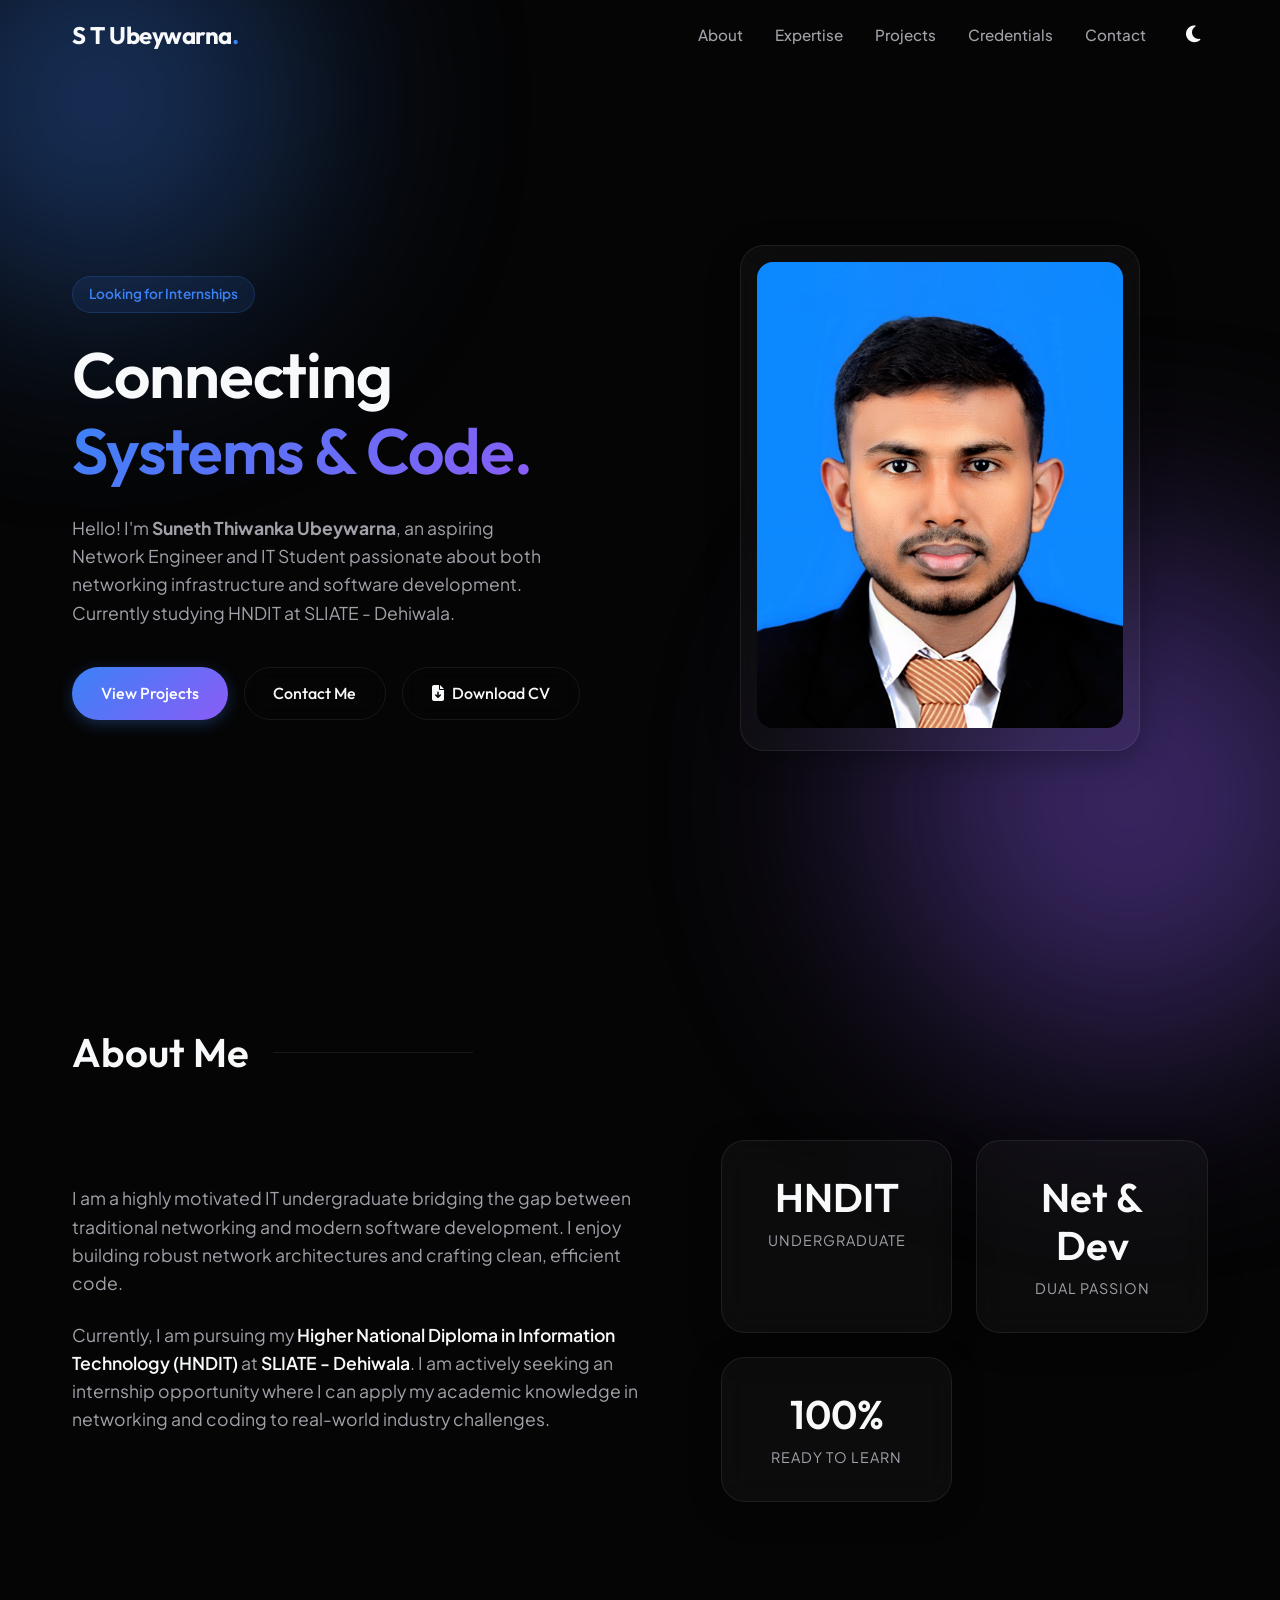
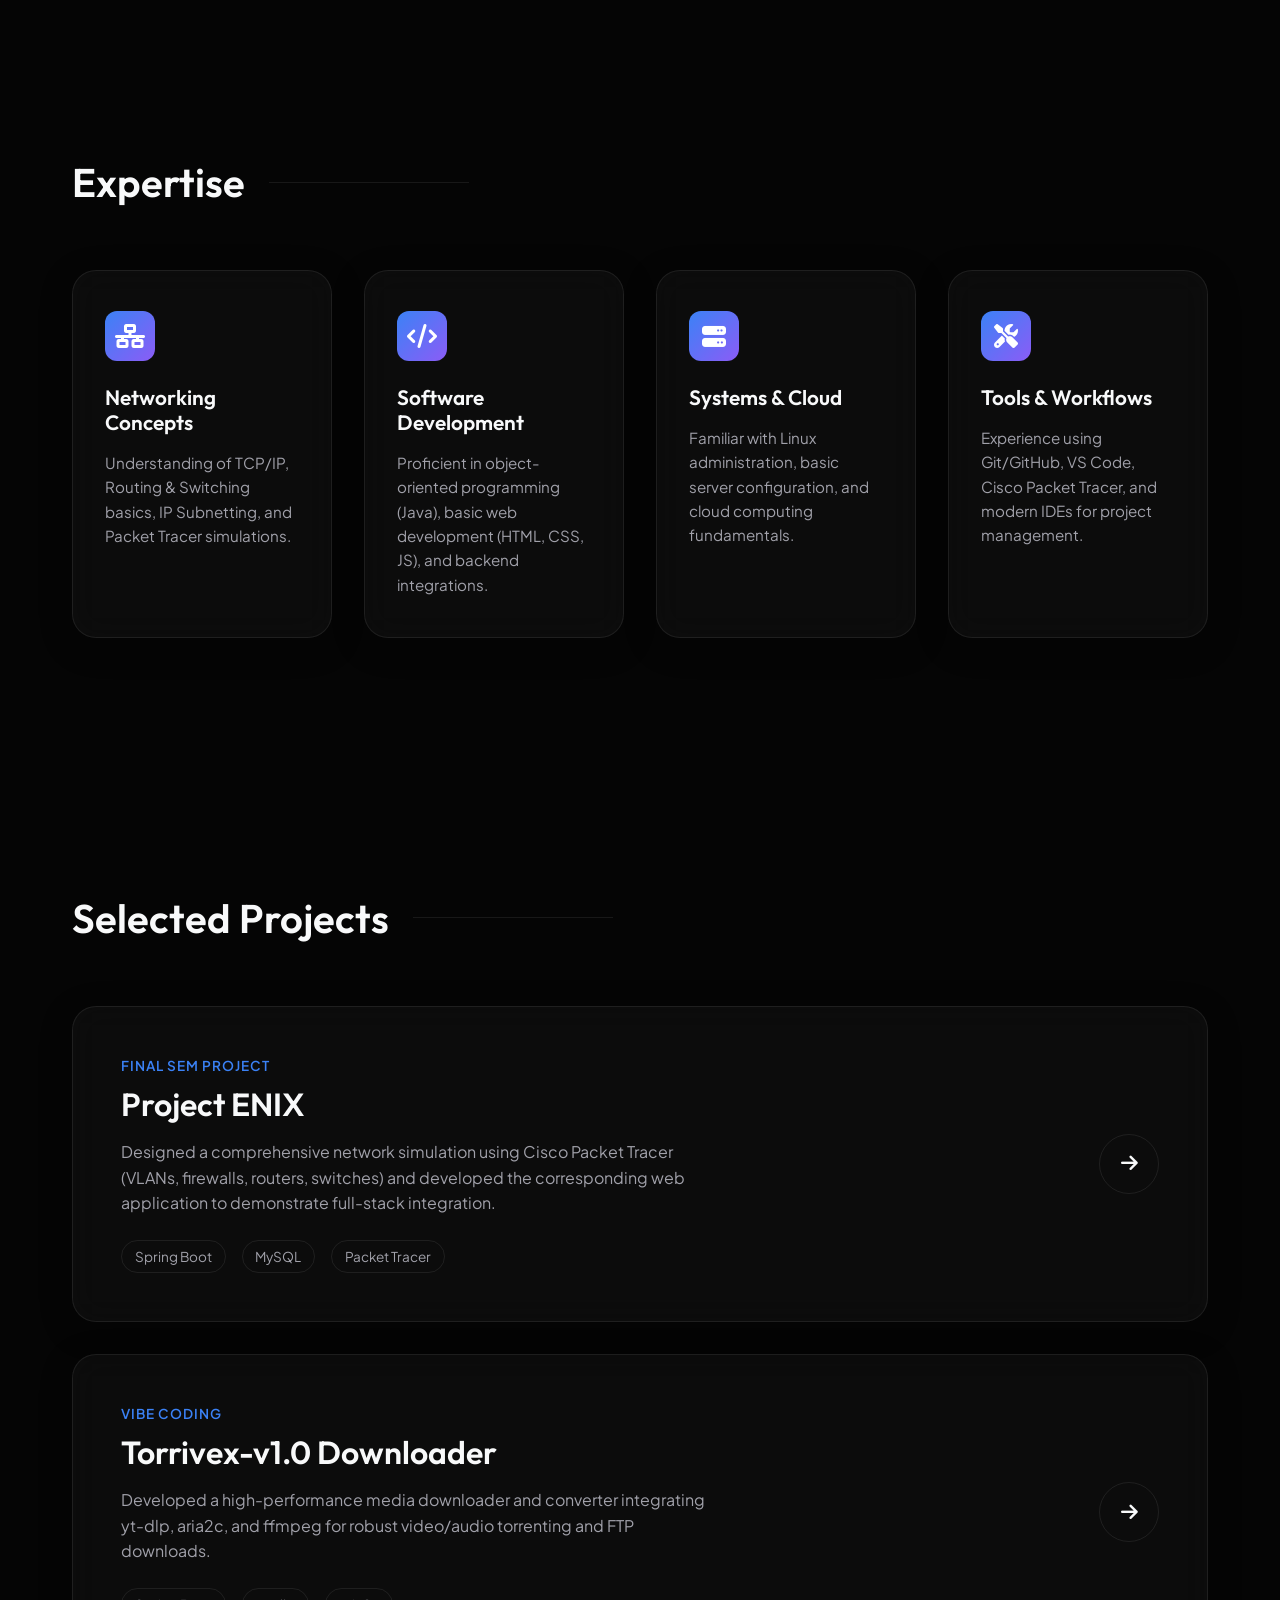
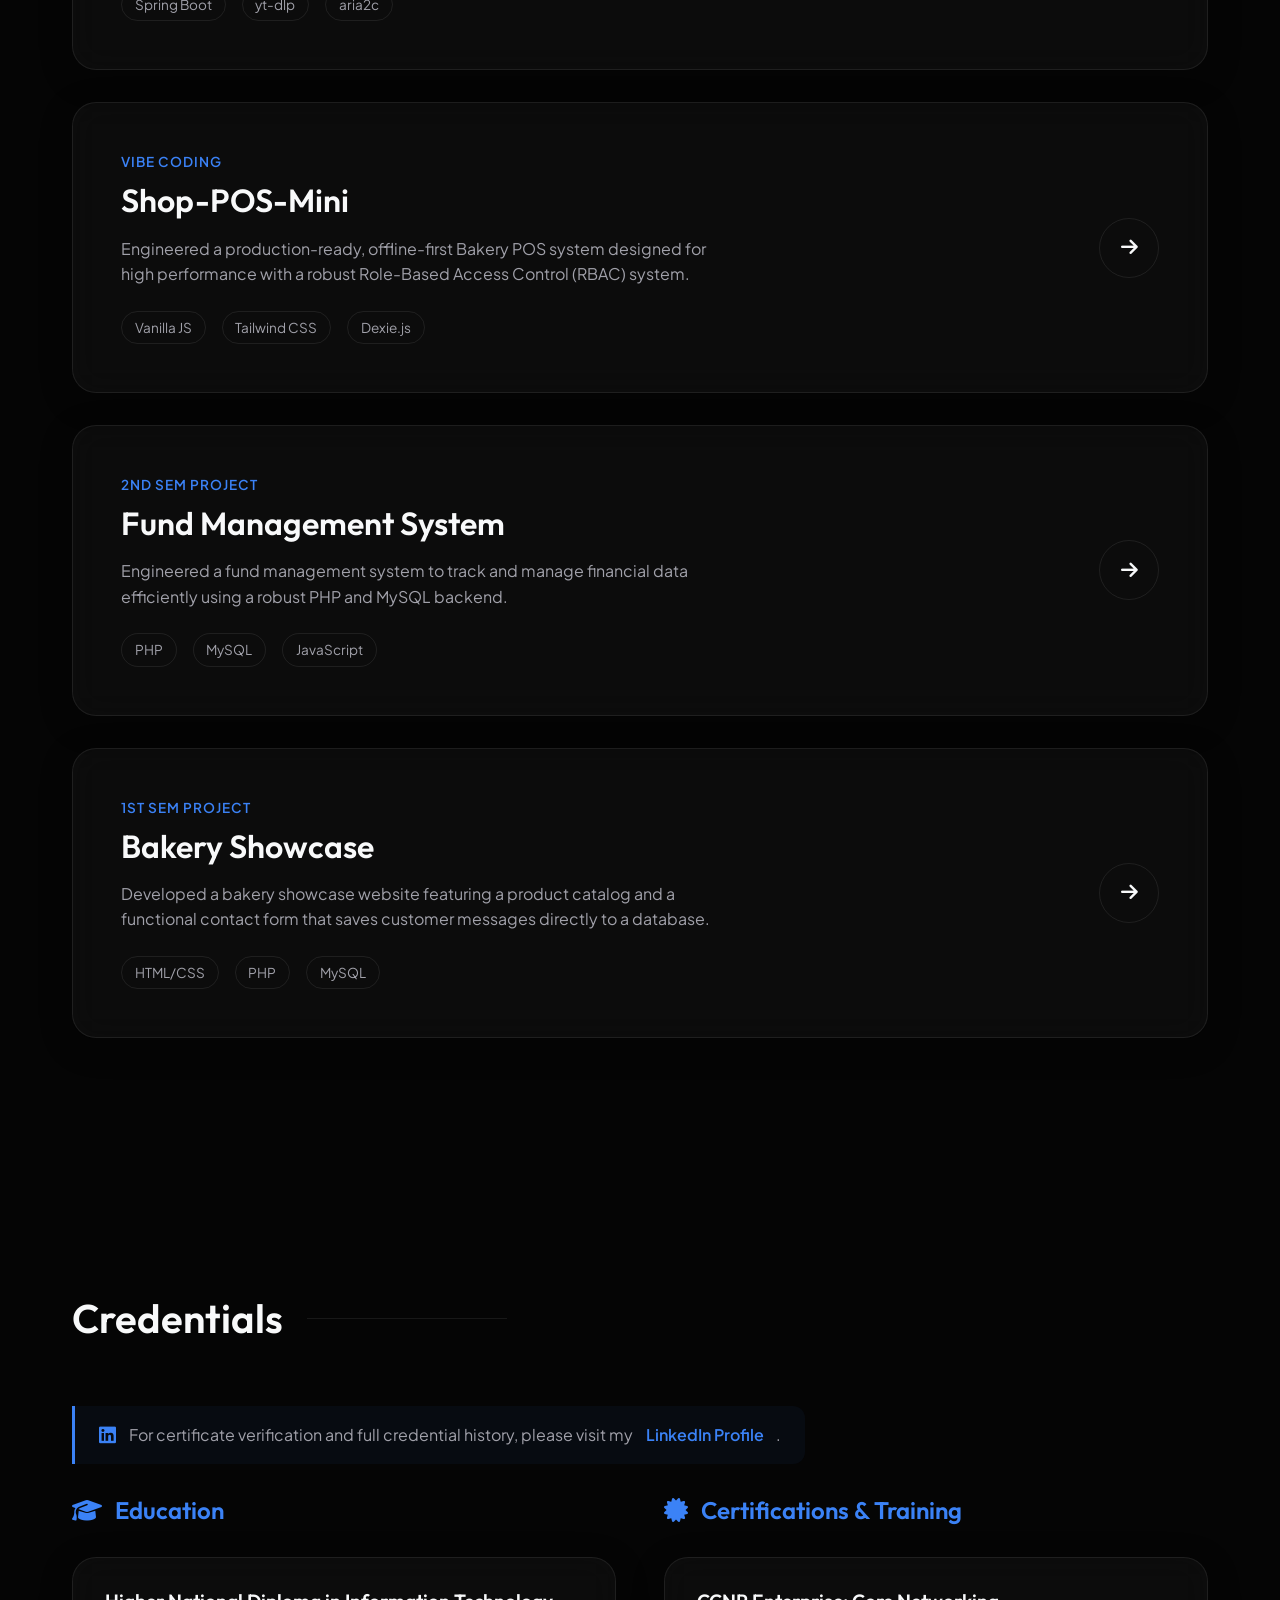
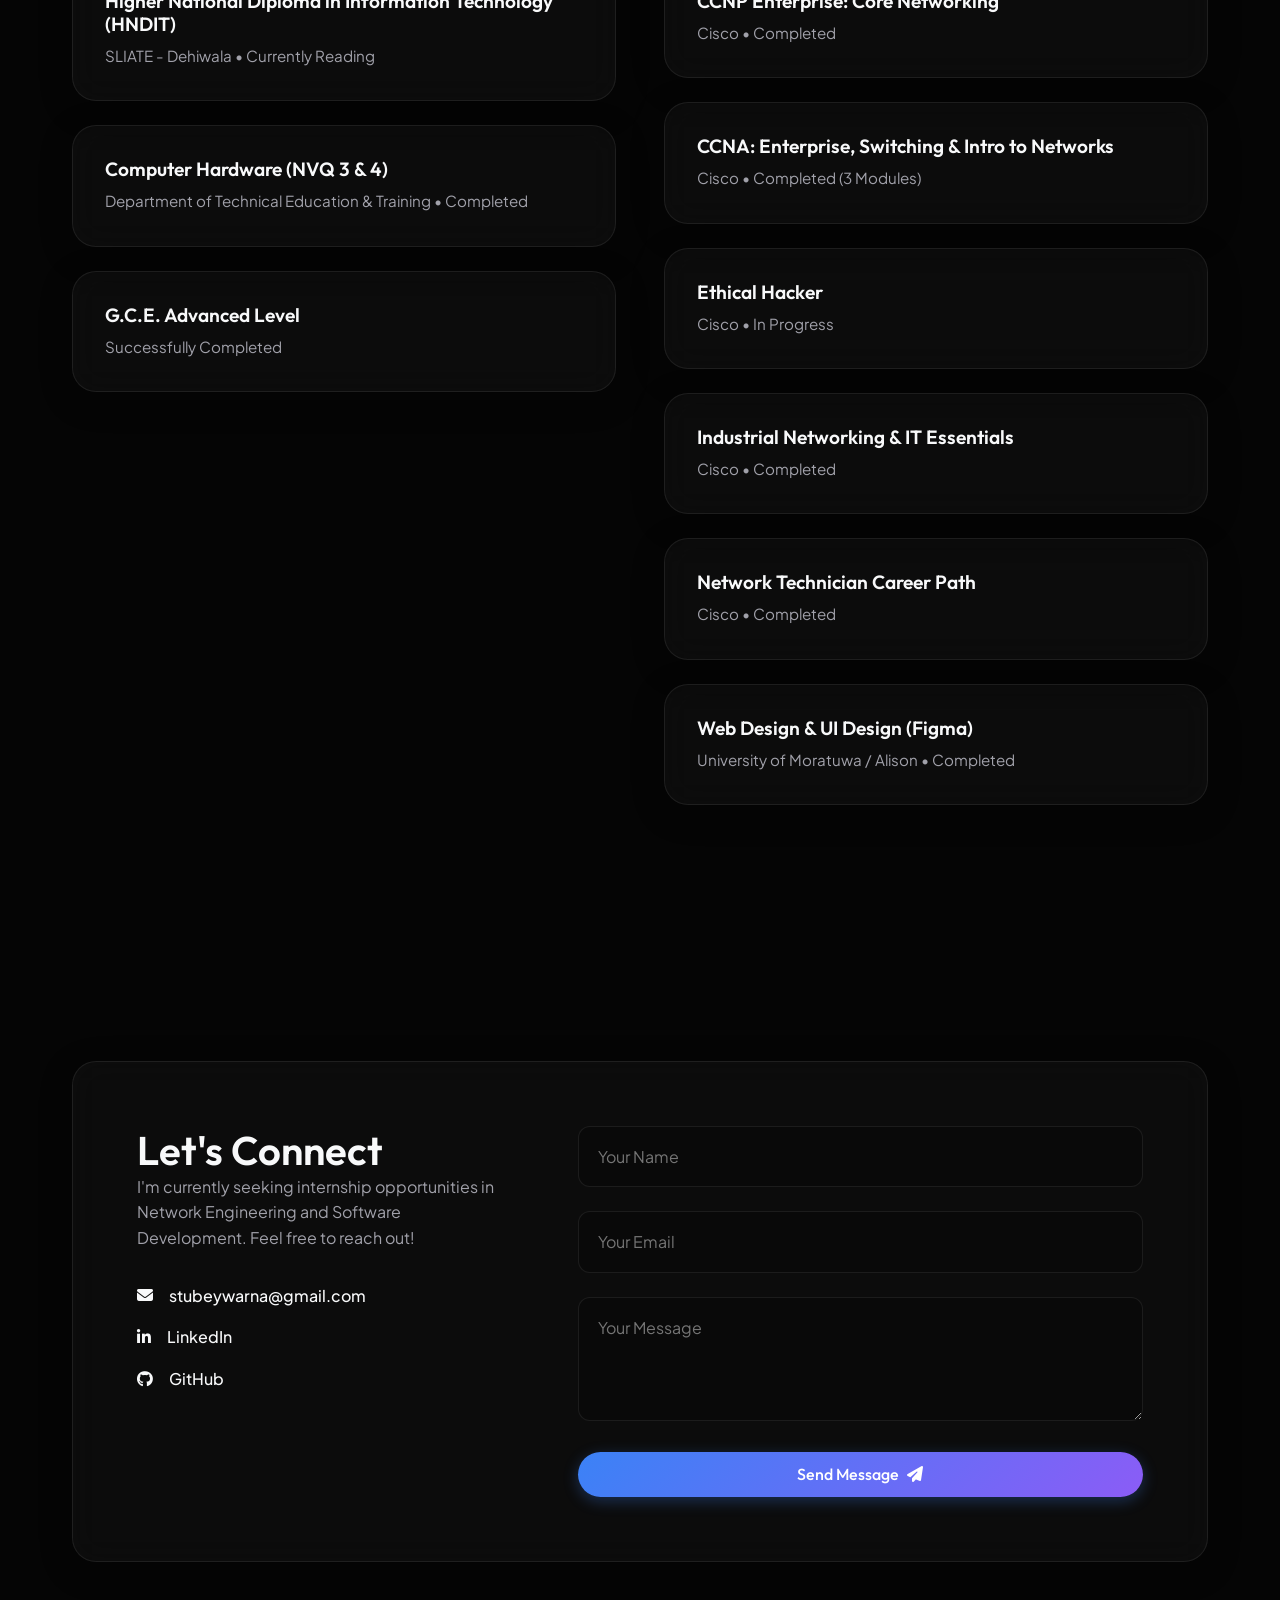
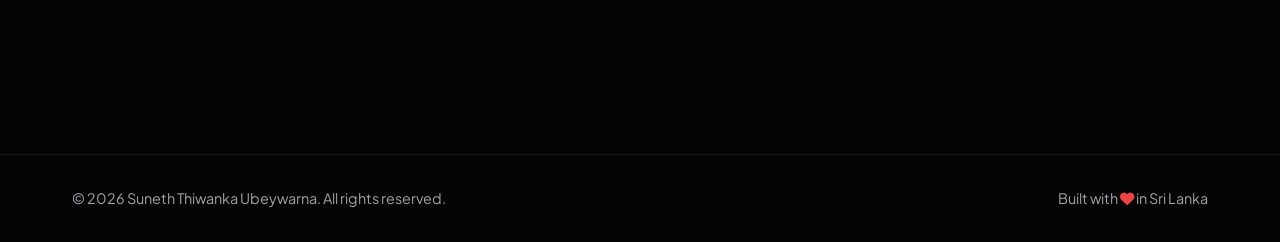
<file: index.html>
<!DOCTYPE html>
<html lang="en">

<head>
  <meta charset="UTF-8" />
  <meta name="viewport" content="width=device-width, initial-scale=1.0" />
  <title>Suneth Thiwanka | Network Engineer Intern & Full-Stack Developer</title>
  <meta name="description"
    content="Portfolio of Suneth Thiwanka Ubeywarna, a Network Engineer Intern and Full-Stack Developer. Specialized in Cisco networking, Spring Boot, and modern web technologies. Currently studying at SLIATE - Dehiwala." />
  <meta name="keywords"
    content="Suneth Thiwanka, Suneth Thivanka, S T Ubeywarna,STUbeywarna,STU,Network Engineer Intern, Full-Stack Developer, Portfolio, SLIATE Dehiwala, Cisco Certified, CCNP, CCNA, Spring Boot Developer Sri Lanka" />
  <meta name="author" content="Suneth Thiwanka Ubeywarna" />
  <meta name="robots" content="index, follow" />

  <!-- Open Graph / Facebook -->
  <meta property="og:type" content="website" />
  <meta property="og:url" content="https://suneththivanka128.github.io/" />
  <meta property="og:title" content="Suneth Thiwanka | Network Engineer Intern & Full-Stack Developer" />
  <meta property="og:description"
    content="Explore the portfolio of Suneth Thiwanka, showcasing projects in network infrastructure and software development." />
  <meta property="og:image" content="https://suneththivanka128.github.io/img01.jpg" />

  <!-- Twitter -->
  <meta property="twitter:card" content="summary_large_image" />
  <meta property="twitter:url" content="https://suneththivanka128.github.io/" />
  <meta property="twitter:title" content="Suneth Thiwanka | Network Engineer Intern & Full-Stack Developer" />
  <meta property="twitter:description"
    content="Explore the portfolio of Suneth Thiwanka, showcasing projects in network infrastructure and software development." />
  <meta property="twitter:image" content="https://suneththivanka128.github.io/img01.jpg" />

  <!-- Canonical Link -->
  <link rel="canonical" href="https://suneththivanka128.github.io/" />

  <!-- Modern Fonts -->
  <link rel="preconnect" href="https://fonts.googleapis.com">
  <link rel="preconnect" href="https://fonts.gstatic.com" crossorigin>
  <link
    href="https://fonts.googleapis.com/css2?family=Outfit:wght@300;400;500;600;700&family=Plus+Jakarta+Sans:wght@400;500;600;700&display=swap"
    rel="stylesheet">

  <!-- Icons -->
  <link rel="stylesheet" href="https://cdnjs.cloudflare.com/ajax/libs/font-awesome/6.5.0/css/all.min.css">

  <!-- Stylesheet -->
  <link rel="stylesheet" href="style.css" />
</head>

<body>

  <!-- Background Effects -->
  <div class="bg-shape shape-1"></div>
  <div class="bg-shape shape-2"></div>

  <!-- Navigation -->
  <header class="glass-nav">
    <div class="nav-container">
      <a href="#" class="logo">S T Ubeywarna<span>.</span></a>
      <div class="menu-toggle" id="menu-toggle">
        <i class="fas fa-bars"></i>
      </div>
      <nav class="nav-links" id="nav-links">
        <a href="#about" class="nav-link">About</a>
        <a href="#expertise" class="nav-link">Expertise</a>
        <a href="#projects" class="nav-link">Projects</a>
        <a href="#credentials" class="nav-link">Credentials</a>
        <a href="#contact" class="nav-link">Contact</a>
        <button class="theme-toggle" id="theme-btn" aria-label="Toggle Theme">
          <i class="fas fa-moon"></i>
        </button>
      </nav>
    </div>
  </header>

  <main>
    <!-- Hero Section -->
    <section id="hero" class="hero-section">
      <div class="hero-content fade-up">
        <div class="badge">Looking for Internships</div>
        <h1 class="hero-title">
          Connecting <br />
          <span class="gradient-text">Systems & Code.</span>
        </h1>
        <p class="hero-subtitle">
          Hello! I'm <strong>Suneth Thiwanka Ubeywarna</strong>, an aspiring Network Engineer and IT Student passionate
          about both networking infrastructure and software development. Currently studying HNDIT at SLIATE - Dehiwala.
        </p>
        <div class="hero-actions">
          <a href="#projects" class="btn btn-primary">View Projects</a>
          <a href="#contact" class="btn btn-secondary">Contact Me</a>
          <a href="Suneth_Thiwanka_CV.html" target="_blank" class="btn btn-secondary"><i
              class="fas fa-file-download"></i> Download CV</a>
        </div>
      </div>
      <div class="hero-image fade-up delay-1">
        <div class="img-wrapper glass-card">
          <img src="img01.jpg" alt="Suneth Thiwanka Ubeywarna" />
          <div class="glow-effect"></div>
        </div>
      </div>
    </section>

    <!-- About Section -->
    <section id="about" class="section">
      <div class="section-header fade-up">
        <h2 class="section-title">About Me</h2>
        <div class="line"></div>
      </div>
      <div class="about-grid">
        <div class="about-text fade-up">
          <p>
            I am a highly motivated IT undergraduate bridging the gap between traditional networking and modern software
            development. I enjoy building robust network architectures and crafting clean, efficient code.
          </p>
          <p>
            Currently, I am pursuing my <strong>Higher National Diploma in Information Technology (HNDIT)</strong> at
            <strong>SLIATE - Dehiwala</strong>. I am actively seeking an internship opportunity where I can apply my
            academic knowledge in networking and coding to real-world industry challenges.
          </p>
        </div>
        <div class="stats-grid fade-up delay-1">
          <div class="stat-card glass-card">
            <h3>HNDIT</h3>
            <p>Undergraduate</p>
          </div>
          <div class="stat-card glass-card">
            <h3>Net & Dev</h3>
            <p>Dual Passion</p>
          </div>
          <div class="stat-card glass-card">
            <h3>100%</h3>
            <p>Ready to Learn</p>
          </div>
        </div>
      </div>
    </section>

    <!-- Expertise / Skills Section -->
    <section id="expertise" class="section">
      <div class="section-header fade-up">
        <h2 class="section-title">Expertise</h2>
        <div class="line"></div>
      </div>
      <div class="expertise-grid fade-up delay-1">

        <div class="expertise-card glass-card">
          <div class="icon-wrapper"><i class="fas fa-network-wired"></i></div>
          <h3>Networking Concepts</h3>
          <p>Understanding of TCP/IP, Routing & Switching basics, IP Subnetting, and Packet Tracer simulations.</p>
        </div>

        <div class="expertise-card glass-card">
          <div class="icon-wrapper"><i class="fas fa-code"></i></div>
          <h3>Software Development</h3>
          <p>Proficient in object-oriented programming (Java), basic web development (HTML, CSS, JS), and backend
            integrations.</p>
        </div>

        <div class="expertise-card glass-card">
          <div class="icon-wrapper"><i class="fas fa-server"></i></div>
          <h3>Systems & Cloud</h3>
          <p>Familiar with Linux administration, basic server configuration, and cloud computing fundamentals.</p>
        </div>

        <div class="expertise-card glass-card">
          <div class="icon-wrapper"><i class="fas fa-tools"></i></div>
          <h3>Tools & Workflows</h3>
          <p>Experience using Git/GitHub, VS Code, Cisco Packet Tracer, and modern IDEs for project management.</p>
        </div>

      </div>
    </section>

    <!-- Projects Section -->
    <section id="projects" class="section">
      <div class="section-header fade-up">
        <h2 class="section-title">Selected Projects</h2>
        <div class="line"></div>
      </div>
      <div class="projects-container">

        <!-- Project 1 -->
        <div class="project-card glass-card fade-up">
          <div class="project-content">
            <span class="project-category">Final Sem Project</span>
            <h3 class="project-title">Project ENIX</h3>
            <p class="project-desc">
              Designed a comprehensive network simulation using Cisco Packet Tracer (VLANs, firewalls, routers,
              switches) and developed the corresponding web application to demonstrate full-stack integration.
            </p>
            <div class="tech-stack">
              <span>Spring Boot</span>
              <span>MySQL</span>
              <span>Packet Tracer</span>
            </div>
          </div>
          <a href="https://github.com/suneththivanka128/ENIX" class="project-link"><i
              class="fas fa-arrow-right"></i></a>
        </div>

        <!-- Project 2 -->
        <div class="project-card glass-card fade-up delay-1">
          <div class="project-content">
            <span class="project-category">Vibe Coding</span>
            <h3 class="project-title">Torrivex-v1.0 Downloader</h3>
            <p class="project-desc">
              Developed a high-performance media downloader and converter integrating yt-dlp, aria2c, and ffmpeg for
              robust video/audio torrenting and FTP downloads.
            </p>
            <div class="tech-stack">
              <span>Spring Boot</span>
              <span>yt-dlp</span>
              <span>aria2c</span>
            </div>
          </div>
          <a href="https://github.com/suneththivanka128/Torrivex-v1.0" class="project-link"><i
              class="fas fa-arrow-right"></i></a>
        </div>

        <!-- Project 3 -->
        <div class="project-card glass-card fade-up delay-2">
          <div class="project-content">
            <span class="project-category">Vibe Coding</span>
            <h3 class="project-title">Shop-POS-Mini</h3>
            <p class="project-desc">
              Engineered a production-ready, offline-first Bakery POS system designed for high performance with a robust
              Role-Based Access Control (RBAC) system.
            </p>
            <div class="tech-stack">
              <span>Vanilla JS</span>
              <span>Tailwind CSS</span>
              <span>Dexie.js</span>
            </div>
          </div>
          <a href="https://github.com/suneththivanka128/shop-pos-mini" class="project-link"><i
              class="fas fa-arrow-right"></i></a>
        </div>

        <!-- Project 4 -->
        <div class="project-card glass-card fade-up">
          <div class="project-content">
            <span class="project-category">2nd Sem Project</span>
            <h3 class="project-title">Fund Management System</h3>
            <p class="project-desc">
              Engineered a fund management system to track and manage financial data efficiently using a robust PHP and
              MySQL backend.
            </p>
            <div class="tech-stack">
              <span>PHP</span>
              <span>MySQL</span>
              <span>JavaScript</span>
            </div>
          </div>
          <a href="https://github.com/suneththivanka128/FundManagementSystem-v2" class="project-link"><i
              class="fas fa-arrow-right"></i></a>
        </div>

        <!-- Project 5 -->
        <div class="project-card glass-card fade-up delay-1">
          <div class="project-content">
            <span class="project-category">1st Sem Project</span>
            <h3 class="project-title">Bakery Showcase</h3>
            <p class="project-desc">
              Developed a bakery showcase website featuring a product catalog and a functional contact form that saves
              customer messages directly to a database.
            </p>
            <div class="tech-stack">
              <span>HTML/CSS</span>
              <span>PHP</span>
              <span>MySQL</span>
            </div>
          </div>
          <a href="https://github.com/suneththivanka128/CakeWebsite" class="project-link"><i
              class="fas fa-arrow-right"></i></a>
        </div>

      </div>
    </section>

    <!-- Credentials Section -->
    <section id="credentials" class="section">
      <div class="section-header fade-up">
        <h2 class="section-title">Credentials</h2>
        <div class="line"></div>
      </div>

      <div class="credentials-notice fade-up">
        <p><i class="fab fa-linkedin"></i> For certificate verification and full credential history, please visit my <a
            href="https://www.linkedin.com/in/suneth-thiwanka-ubeywarna" target="_blank" class="inline-link">LinkedIn
            Profile</a>.</p>
      </div>

      <div class="credentials-grid fade-up delay-1">

        <!-- Education -->
        <div class="cred-column">
          <h3 class="cred-title"><i class="fas fa-graduation-cap"></i> Education</h3>
          <div class="cred-list">
            <div class="cred-item glass-card">
              <h4>Higher National Diploma in Information Technology (HNDIT)</h4>
              <p>SLIATE - Dehiwala &bull; Currently Reading</p>
            </div>
            <div class="cred-item glass-card">
              <h4>Computer Hardware (NVQ 3 & 4)</h4>
              <p>Department of Technical Education & Training &bull; Completed</p>
            </div>
            <div class="cred-item glass-card">
              <h4>G.C.E. Advanced Level</h4>
              <p>Successfully Completed</p>
            </div>
          </div>
        </div>

        <!-- Certifications & Training -->
        <div class="cred-column">
          <h3 class="cred-title"><i class="fas fa-certificate"></i> Certifications & Training</h3>
          <div class="cred-list">
            <div class="cred-item glass-card">
              <h4>CCNP Enterprise: Core Networking</h4>
              <p>Cisco &bull; Completed</p>
              <!-- <a href="#" class="cert-link">Verify <i class="fas fa-external-link-alt"></i></a> -->
            </div>
            <div class="cred-item glass-card">
              <h4>CCNA: Enterprise, Switching & Intro to Networks</h4>
              <p>Cisco &bull; Completed (3 Modules)</p>
              <!-- <a href="#" class="cert-link">Verify <i class="fas fa-external-link-alt"></i></a> -->
            </div>
            <div class="cred-item glass-card">
              <h4>Ethical Hacker</h4>
              <p>Cisco &bull; In Progress</p>
              <!-- <a href="#" class="cert-link">Verify <i class="fas fa-external-link-alt"></i></a> -->
            </div>
            <div class="cred-item glass-card">
              <h4>Industrial Networking & IT Essentials</h4>
              <p>Cisco &bull; Completed</p>
              <!-- <a href="#" class="cert-link">Verify <i class="fas fa-external-link-alt"></i></a> -->
            </div>
            <div class="cred-item glass-card">
              <h4>Network Technician Career Path</h4>
              <p>Cisco &bull; Completed</p>
              <!-- <a href="#" class="cert-link">Verify <i class="fas fa-external-link-alt"></i></a> -->
            </div>
            <div class="cred-item glass-card">
              <h4>Web Design & UI Design (Figma)</h4>
              <p>University of Moratuwa / Alison &bull; Completed</p>
              <!-- <a href="#" class="cert-link">Verify <i class="fas fa-external-link-alt"></i></a> -->
            </div>
          </div>
        </div>

      </div>
    </section>

    <!-- Contact Section -->
    <section id="contact" class="section">
      <div class="contact-container glass-card fade-up">
        <div class="contact-info">
          <h2 class="section-title">Let's Connect</h2>
          <p>I'm currently seeking internship opportunities in Network Engineering and Software Development. Feel free
            to reach out!</p>

          <div class="social-links">
            <a href="mailto:stubeywarna@gmail.com" class="social-btn"><i class="fas fa-envelope"></i>
              stubeywarna@gmail.com</a>
            <a href="https://www.linkedin.com/in/suneth-thiwanka-ubeywarna" class="social-btn" target="_blank"><i
                class="fab fa-linkedin-in"></i> LinkedIn</a>
            <a href="https://github.com/suneththivanka128" class="social-btn" target="_blank"><i
                class="fab fa-github"></i> GitHub</a>
          </div>
        </div>
        <div class="contact-form-wrapper">
          <form id="contact-form" class="modern-form" action="https://formspree.io/f/xzdoleed" method="POST">
            <div class="form-group">
              <input type="text" id="name" name="name" placeholder="Your Name" required>
            </div>
            <div class="form-group">
              <input type="email" id="email" name="email" placeholder="Your Email" required>
            </div>
            <div class="form-group">
              <textarea id="message" name="message" rows="4" placeholder="Your Message" required></textarea>
            </div>
            <button type="submit" class="btn btn-primary w-100">Send Message <i class="fas fa-paper-plane"></i></button>
          </form>
        </div>
      </div>
    </section>
  </main>

  <footer>
    <div class="footer-content">
      <p>&copy; 2026 Suneth Thiwanka Ubeywarna. All rights reserved.</p>
      <p class="built-with">Built with <i class="fas fa-heart"></i> in Sri Lanka</p>
    </div>
  </footer>

  <script src="script.js"></script>
</body>

</html>
</file>
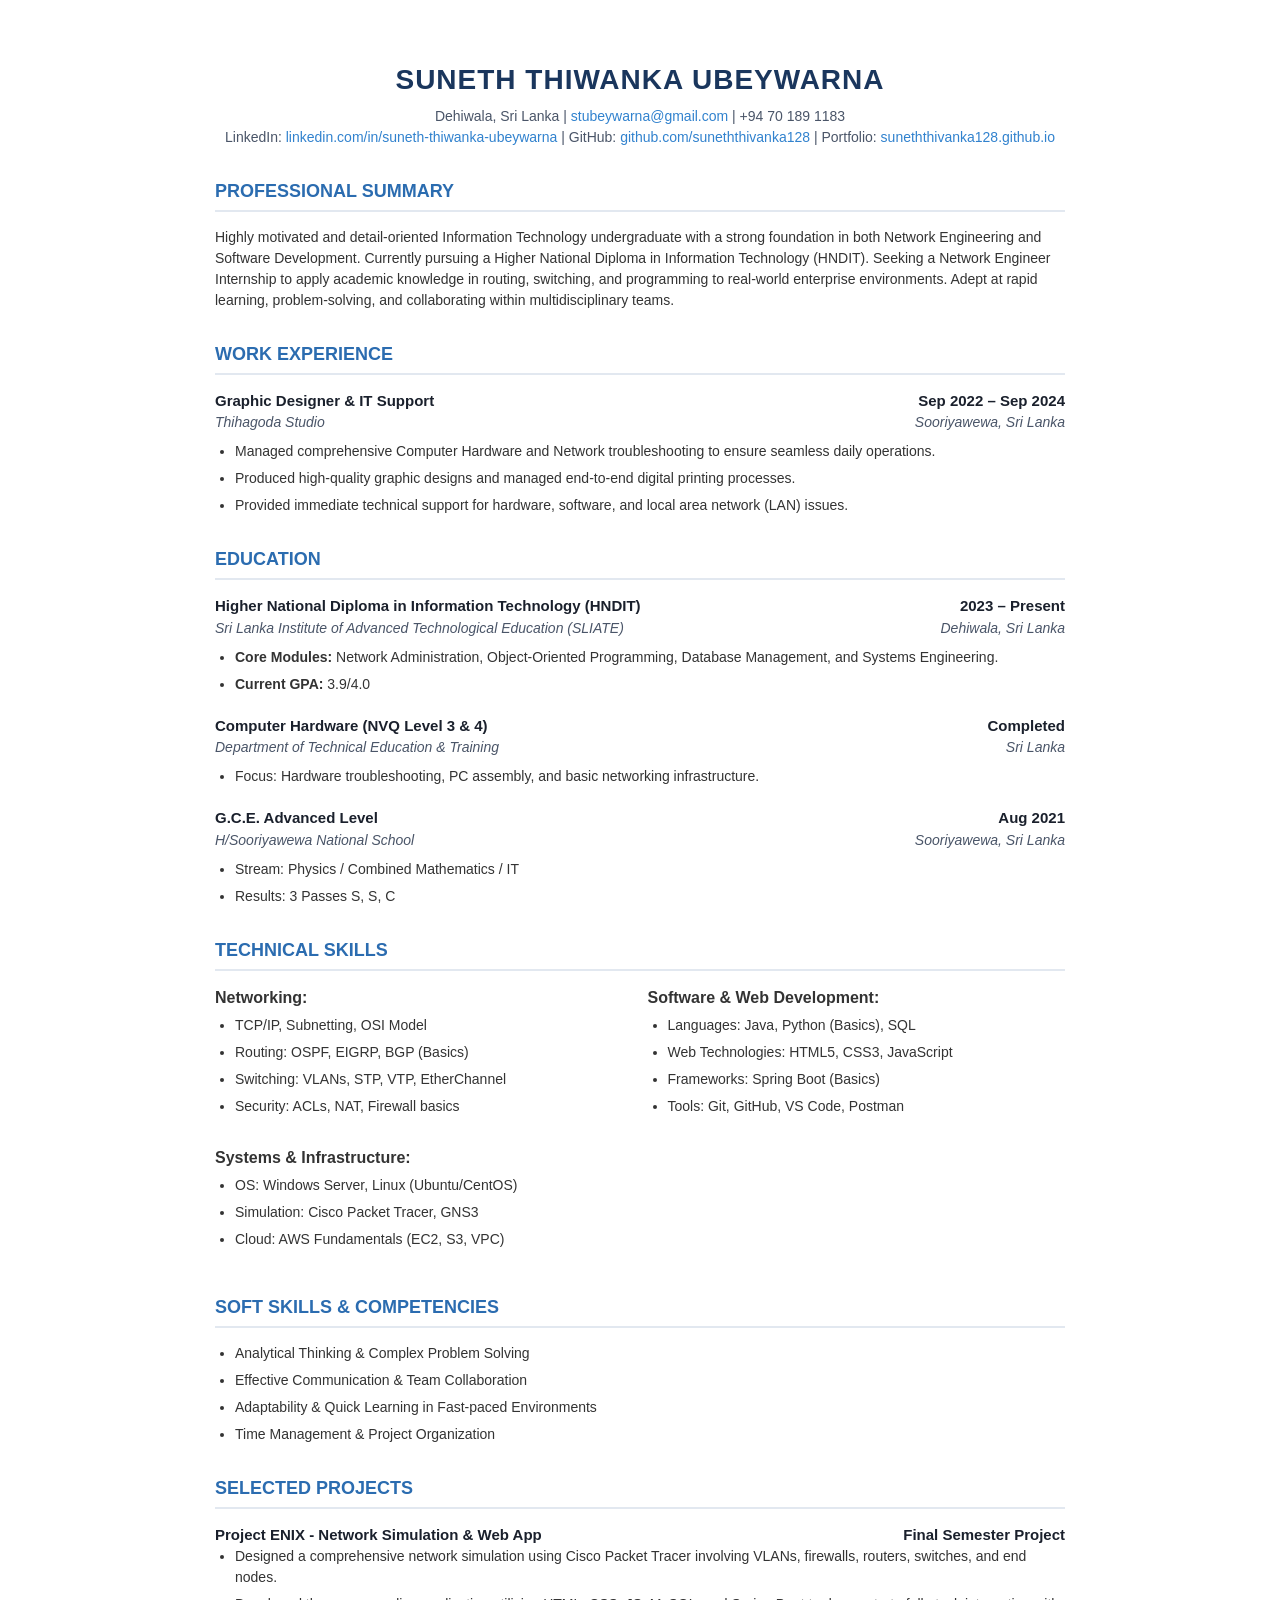
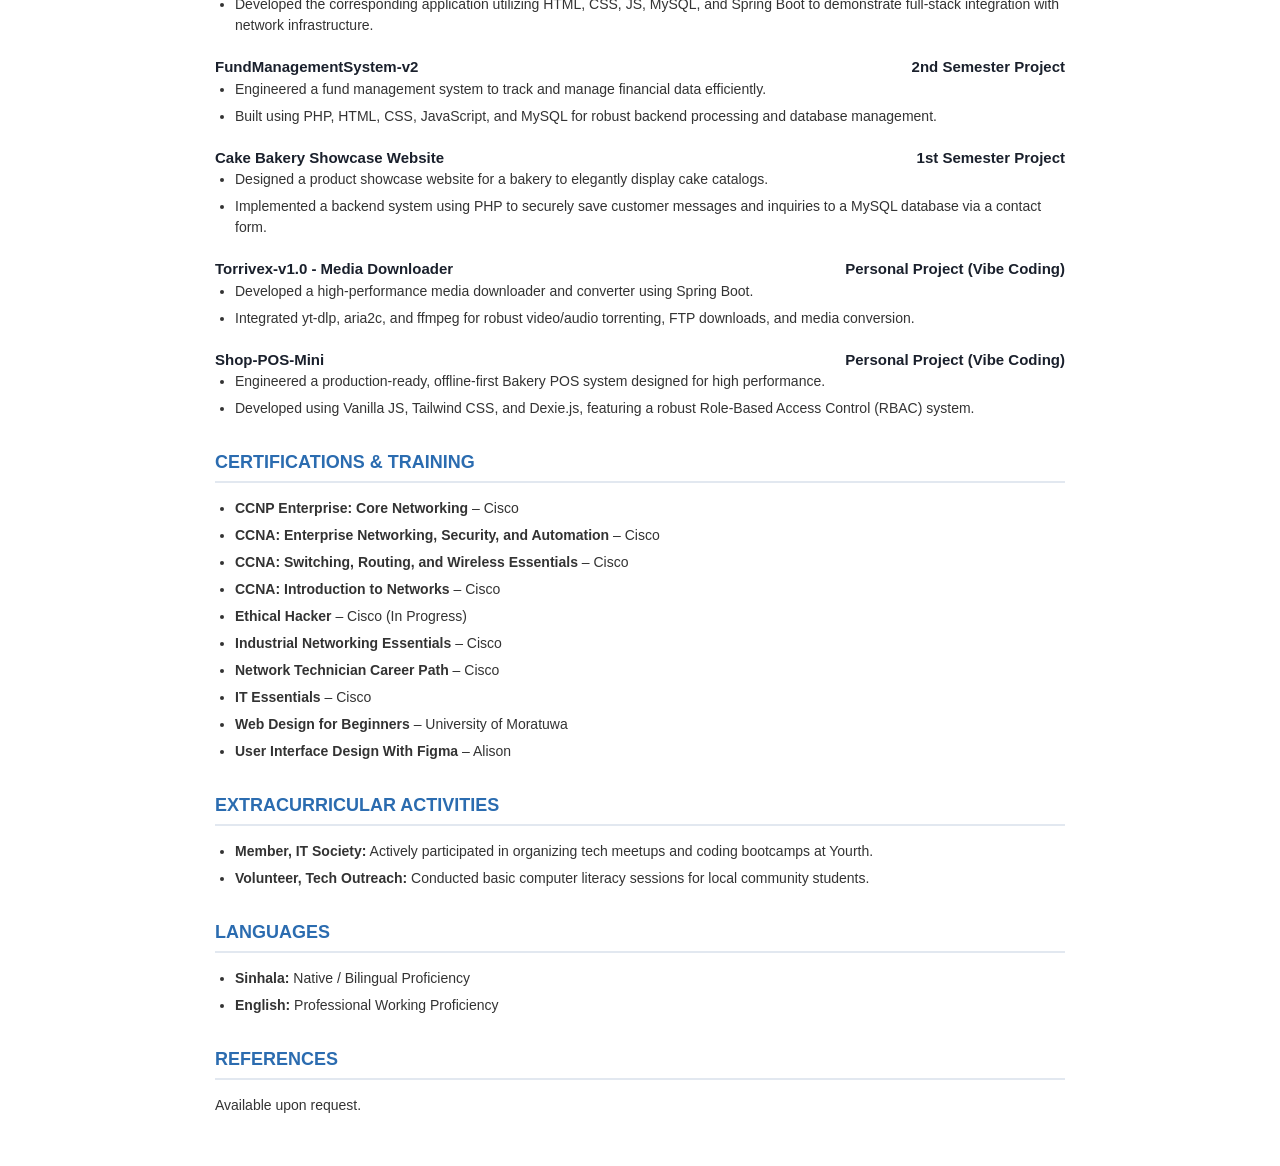
<file: Suneth_Thiwanka_CV.html>
<!DOCTYPE html>
<html lang="en">

<head>
    <meta charset="UTF-8">
    <meta name="viewport" content="width=device-width, initial-scale=1.0">
    <title>Suneth Thiwanka - Professional CV</title>
    <style>
        /* 
         * ATS & HUMAN-FRIENDLY CSS 
         * Minimalist, professional look. ATS systems ignore CSS, so we use it just for human eyes.
         * When opened in MS Word, this styling ensures a clean, corporate layout.
         */
        body {
            font-family: 'Segoe UI', Arial, sans-serif;
            line-height: 1.5;
            color: #333;
            max-width: 850px;
            margin: 0 auto;
            padding: 40px 20px;
        }

        h1 {
            font-size: 28px;
            margin-bottom: 5px;
            text-align: center;
            text-transform: uppercase;
            color: #1a365d;
            letter-spacing: 1px;
        }

        .contact-info {
            text-align: center;
            margin-bottom: 30px;
            font-size: 14px;
            color: #4a5568;
        }

        .contact-info a {
            color: #3182ce;
            text-decoration: none;
        }

        h2 {
            font-size: 18px;
            color: #2b6cb0;
            border-bottom: 2px solid #e2e8f0;
            padding-bottom: 5px;
            margin-top: 30px;
            margin-bottom: 15px;
            text-transform: uppercase;
        }

        h3 {
            font-size: 15px;
            margin-top: 15px;
            margin-bottom: 5px;
            color: #2d3748;
        }

        p {
            margin: 0 0 10px 0;
            font-size: 14px;
        }

        ul {
            margin-top: 0;
            padding-left: 20px;
            font-size: 14px;
        }

        li {
            margin-bottom: 6px;
        }

        .section-item {
            margin-bottom: 20px;
        }

        .item-header {
            display: flex;
            justify-content: space-between;
            font-weight: bold;
            font-size: 15px;
            color: #1a202c;
        }

        .item-subheader {
            display: flex;
            justify-content: space-between;
            font-style: italic;
            font-size: 14px;
            color: #4a5568;
            margin-bottom: 8px;
        }

        .skills-grid {
            display: grid;
            grid-template-columns: 1fr 1fr;
            gap: 15px;
        }

        .skills-grid ul {
            margin-top: 5px;
        }
    </style>
</head>

<body>

    <h1>Suneth Thiwanka Ubeywarna</h1>
    <div class="contact-info">
        Dehiwala, Sri Lanka | <a href="mailto:stubeywarna@gmail.com">stubeywarna@gmail.com</a> | +94 70 189 1183<br>
        LinkedIn: <a
            href="https://www.linkedin.com/in/suneth-thiwanka-ubeywarna">linkedin.com/in/suneth-thiwanka-ubeywarna</a> |
        GitHub: <a href="https://github.com/suneththivanka128">github.com/suneththivanka128</a> | Portfolio: <a
            href="https://suneththivanka128.github.io/">suneththivanka128.github.io</a>
    </div>

    <h2>Professional Summary</h2>
    <p>Highly motivated and detail-oriented Information Technology undergraduate with a strong foundation in both
        Network Engineering and Software Development. Currently pursuing a Higher National Diploma in Information
        Technology (HNDIT). Seeking a Network Engineer Internship to apply academic knowledge in routing, switching, and
        programming to real-world enterprise environments. Adept at rapid learning, problem-solving, and collaborating
        within multidisciplinary teams.</p>

    <h2>Work Experience</h2>
    <div class="section-item">
        <div class="item-header">
            <span>Graphic Designer & IT Support</span>
            <span>Sep 2022 – Sep 2024</span>
        </div>
        <div class="item-subheader">
            <span>Thihagoda Studio</span>
            <span>Sooriyawewa, Sri Lanka</span>
        </div>
        <ul>
            <li>Managed comprehensive Computer Hardware and Network troubleshooting to ensure seamless daily operations.
            </li>
            <li>Produced high-quality graphic designs and managed end-to-end digital printing processes.</li>
            <li>Provided immediate technical support for hardware, software, and local area network (LAN) issues.</li>
        </ul>
    </div>

    <h2>Education</h2>
    <div class="section-item">
        <div class="item-header">
            <span>Higher National Diploma in Information Technology (HNDIT)</span>
            <span>2023 – Present</span>
        </div>
        <div class="item-subheader">
            <span>Sri Lanka Institute of Advanced Technological Education (SLIATE)</span>
            <span>Dehiwala, Sri Lanka</span>
        </div>
        <ul>
            <li><strong>Core Modules:</strong> Network Administration, Object-Oriented Programming, Database Management,
                and Systems Engineering.</li>
            <li><strong>Current GPA:</strong> 3.9/4.0</li>
        </ul>
    </div>

    <div class="section-item">
        <div class="item-header">
            <span>Computer Hardware (NVQ Level 3 & 4)</span>
            <span>Completed</span>
        </div>
        <div class="item-subheader">
            <span>Department of Technical Education & Training</span>
            <span>Sri Lanka</span>
        </div>
        <ul>
            <li>Focus: Hardware troubleshooting, PC assembly, and basic networking infrastructure.</li>
        </ul>
    </div>

    <div class="section-item">
        <div class="item-header">
            <span>G.C.E. Advanced Level</span>
            <span>Aug 2021</span>
        </div>
        <div class="item-subheader">
            <span>H/Sooriyawewa National School</span>
            <span>Sooriyawewa, Sri Lanka</span>
        </div>
        <ul>
            <li>Stream: Physics / Combined Mathematics / IT </li>
            <li>Results: 3 Passes S, S, C</li>
        </ul>
    </div>

    <h2>Technical Skills</h2>
    <div class="skills-grid">
        <div>
            <strong>Networking:</strong>
            <ul>
                <li>TCP/IP, Subnetting, OSI Model</li>
                <li>Routing: OSPF, EIGRP, BGP (Basics)</li>
                <li>Switching: VLANs, STP, VTP, EtherChannel</li>
                <li>Security: ACLs, NAT, Firewall basics</li>
            </ul>
        </div>
        <div>
            <strong>Software & Web Development:</strong>
            <ul>
                <li>Languages: Java, Python (Basics), SQL</li>
                <li>Web Technologies: HTML5, CSS3, JavaScript</li>
                <li>Frameworks: Spring Boot (Basics)</li>
                <li>Tools: Git, GitHub, VS Code, Postman</li>
            </ul>
        </div>
        <div style="grid-column: 1 / -1;">
            <strong>Systems & Infrastructure:</strong>
            <ul>
                <li>OS: Windows Server, Linux (Ubuntu/CentOS)</li>
                <li>Simulation: Cisco Packet Tracer, GNS3</li>
                <li>Cloud: AWS Fundamentals (EC2, S3, VPC)</li>
            </ul>
        </div>
    </div>

    <h2>Soft Skills & Competencies</h2>
    <ul>
        <li>Analytical Thinking & Complex Problem Solving</li>
        <li>Effective Communication & Team Collaboration</li>
        <li>Adaptability & Quick Learning in Fast-paced Environments</li>
        <li>Time Management & Project Organization</li>
    </ul>

    <h2>Selected Projects</h2>
    <div class="section-item">
        <div class="item-header">
            <span>Project ENIX - Network Simulation & Web App</span>
            <span>Final Semester Project</span>
        </div>
        <ul>
            <li>Designed a comprehensive network simulation using Cisco Packet Tracer involving VLANs, firewalls,
                routers, switches, and end nodes.</li>
            <li>Developed the corresponding application utilizing HTML, CSS, JS, MySQL, and Spring Boot to demonstrate
                full-stack integration with network infrastructure.</li>
        </ul>
    </div>

    <div class="section-item">
        <div class="item-header">
            <span>FundManagementSystem-v2</span>
            <span>2nd Semester Project</span>
        </div>
        <ul>
            <li>Engineered a fund management system to track and manage financial data efficiently.</li>
            <li>Built using PHP, HTML, CSS, JavaScript, and MySQL for robust backend processing and database management.
            </li>
        </ul>
    </div>

    <div class="section-item">
        <div class="item-header">
            <span>Cake Bakery Showcase Website</span>
            <span>1st Semester Project</span>
        </div>
        <ul>
            <li>Designed a product showcase website for a bakery to elegantly display cake catalogs.</li>
            <li>Implemented a backend system using PHP to securely save customer messages and inquiries to a MySQL
                database via a contact form.</li>
        </ul>
    </div>

    <div class="section-item">
        <div class="item-header">
            <span>Torrivex-v1.0 - Media Downloader</span>
            <span>Personal Project (Vibe Coding)</span>
        </div>
        <ul>
            <li>Developed a high-performance media downloader and converter using Spring Boot.</li>
            <li>Integrated yt-dlp, aria2c, and ffmpeg for robust video/audio torrenting, FTP downloads, and media
                conversion.</li>
        </ul>
    </div>

    <div class="section-item">
        <div class="item-header">
            <span>Shop-POS-Mini</span>
            <span>Personal Project (Vibe Coding)</span>
        </div>
        <ul>
            <li>Engineered a production-ready, offline-first Bakery POS system designed for high performance.</li>
            <li>Developed using Vanilla JS, Tailwind CSS, and Dexie.js, featuring a robust Role-Based Access Control
                (RBAC) system.</li>
        </ul>
    </div>

    <h2>Certifications & Training</h2>
    <ul>
        <li><strong>CCNP Enterprise: Core Networking</strong> – Cisco</li>
        <li><strong>CCNA: Enterprise Networking, Security, and Automation</strong> – Cisco</li>
        <li><strong>CCNA: Switching, Routing, and Wireless Essentials</strong> – Cisco</li>
        <li><strong>CCNA: Introduction to Networks</strong> – Cisco</li>
        <li><strong>Ethical Hacker</strong> – Cisco (In Progress)</li>
        <li><strong>Industrial Networking Essentials</strong> – Cisco</li>
        <li><strong>Network Technician Career Path</strong> – Cisco</li>
        <li><strong>IT Essentials</strong> – Cisco</li>
        <li><strong>Web Design for Beginners</strong> – University of Moratuwa</li>
        <li><strong>User Interface Design With Figma</strong> – Alison</li>
    </ul>

    <h2>Extracurricular Activities</h2>
    <ul>
        <li><strong>Member, IT Society:</strong> Actively participated in organizing tech meetups and coding bootcamps
            at Yourth.</li>
        <li><strong>Volunteer, Tech Outreach:</strong> Conducted basic computer literacy sessions for local community
            students.</li>
    </ul>

    <h2>Languages</h2>
    <ul>
        <li><strong>Sinhala:</strong> Native / Bilingual Proficiency</li>
        <li><strong>English:</strong> Professional Working Proficiency</li>
    </ul>

    <h2>References</h2>
    <p>Available upon request.</p>

</body>

</html>
</file>
<file: style.css>
/* BASE VARIABLES & THEME */
:root {
  /* Dark Theme (Default) */
  --bg-color: #050505;
  --bg-secondary: #111111;
  --text-primary: #f8f9fa;
  --text-secondary: #a1a1aa;
  
  --accent-1: #3b82f6; /* Blue */
  --accent-2: #8b5cf6; /* Purple */
  --accent-gradient: linear-gradient(135deg, var(--accent-1), var(--accent-2));
  
  --glass-bg: rgba(255, 255, 255, 0.03);
  --glass-border: rgba(255, 255, 255, 0.08);
  --glass-shadow: 0 8px 32px 0 rgba(0, 0, 0, 0.3);
  
  --font-heading: 'Outfit', sans-serif;
  --font-body: 'Plus Jakarta Sans', sans-serif;
  
  --transition: all 0.3s cubic-bezier(0.25, 0.8, 0.25, 1);
}

[data-theme="light"] {
  --bg-color: #f8fafc;
  --bg-secondary: #ffffff;
  --text-primary: #0f172a;
  --text-secondary: #64748b;
  
  --accent-1: #2563eb;
  --accent-2: #7c3aed;
  
  --glass-bg: rgba(255, 255, 255, 0.7);
  --glass-border: rgba(0, 0, 0, 0.05);
  --glass-shadow: 0 8px 32px 0 rgba(0, 0, 0, 0.05);
}

/* RESET & BASE */
* {
  margin: 0;
  padding: 0;
  box-sizing: border-box;
}

html {
  scroll-behavior: smooth;
}

body {
  font-family: var(--font-body);
  background-color: var(--bg-color);
  color: var(--text-primary);
  line-height: 1.6;
  overflow-x: hidden;
  transition: background-color 0.4s ease, color 0.4s ease;
}

/* BACKGROUND SHAPES */
.bg-shape {
  position: fixed;
  border-radius: 50%;
  filter: blur(120px);
  z-index: -1;
  opacity: 0.4;
  animation: float 20s infinite ease-in-out alternate;
}
.shape-1 {
  width: 400px;
  height: 400px;
  background: var(--accent-1);
  top: -100px;
  left: -100px;
}
.shape-2 {
  width: 500px;
  height: 500px;
  background: var(--accent-2);
  bottom: -150px;
  right: -100px;
  animation-delay: -5s;
}

@keyframes float {
  0% { transform: translate(0, 0) rotate(0deg); }
  100% { transform: translate(100px, 100px) rotate(45deg); }
}

/* TYPOGRAPHY */
h1, h2, h3, h4 {
  font-family: var(--font-heading);
  font-weight: 600;
  line-height: 1.2;
}

.gradient-text {
  background: var(--accent-gradient);
  -webkit-background-clip: text;
  -webkit-text-fill-color: transparent;
  background-clip: text;
}

/* BUTTONS */
.btn {
  display: inline-flex;
  align-items: center;
  justify-content: center;
  gap: 0.5rem;
  padding: 0.8rem 1.8rem;
  border-radius: 100px;
  font-family: var(--font-heading);
  font-weight: 500;
  text-decoration: none;
  cursor: pointer;
  transition: var(--transition);
  border: none;
  font-size: 1rem;
}

.btn-primary {
  background: var(--accent-gradient);
  color: white;
  box-shadow: 0 4px 15px rgba(59, 130, 246, 0.3);
}

.btn-primary:hover {
  transform: translateY(-2px);
  box-shadow: 0 8px 25px rgba(59, 130, 246, 0.5);
}

.btn-secondary {
  background: transparent;
  color: var(--text-primary);
  border: 1px solid var(--glass-border);
  backdrop-filter: blur(10px);
}

.btn-secondary:hover {
  background: var(--glass-bg);
  border-color: var(--accent-1);
}

/* GLASSMORPHISM UTILITIES */
.glass-card {
  background: var(--glass-bg);
  border: 1px solid var(--glass-border);
  backdrop-filter: blur(16px);
  -webkit-backdrop-filter: blur(16px);
  border-radius: 24px;
  box-shadow: var(--glass-shadow);
}

/* NAVIGATION */
.glass-nav {
  position: fixed;
  top: 0;
  width: 100%;
  z-index: 1000;
  padding: 1rem 0;
  transition: var(--transition);
}

.glass-nav.scrolled {
  background: var(--glass-bg);
  backdrop-filter: blur(20px);
  border-bottom: 1px solid var(--glass-border);
  padding: 0.8rem 0;
}

.nav-container {
  max-width: 1200px;
  margin: 0 auto;
  padding: 0 2rem;
  display: flex;
  justify-content: space-between;
  align-items: center;
}

.logo {
  font-family: var(--font-heading);
  font-size: 1.5rem;
  font-weight: 700;
  text-decoration: none;
  color: var(--text-primary);
  letter-spacing: -0.5px;
}

.logo span {
  color: var(--accent-1);
}

.nav-links {
  display: flex;
  gap: 2rem;
  align-items: center;
}

.nav-link {
  text-decoration: none;
  color: var(--text-secondary);
  font-weight: 500;
  font-size: 0.95rem;
  transition: var(--transition);
}

.nav-link:hover {
  color: var(--text-primary);
}

.theme-toggle {
  background: transparent;
  border: none;
  color: var(--text-primary);
  font-size: 1.2rem;
  cursor: pointer;
  transition: var(--transition);
  padding: 0.5rem;
  border-radius: 50%;
}
.theme-toggle:hover {
  background: var(--glass-bg);
  color: var(--accent-1);
}

.menu-toggle {
  display: none;
  font-size: 1.5rem;
  cursor: pointer;
  color: var(--text-primary);
}

/* LAYOUT & SECTIONS */
main {
  max-width: 1200px;
  margin: 0 auto;
  padding: 0 2rem;
}

.section {
  padding: 8rem 0;
}

.section-header {
  margin-bottom: 4rem;
  display: flex;
  align-items: center;
  gap: 1.5rem;
}

.section-title {
  font-size: 2.5rem;
}

.line {
  flex: 1;
  height: 1px;
  background: var(--glass-border);
  max-width: 200px;
}

/* HERO SECTION */
.hero-section {
  min-height: 100vh;
  display: grid;
  grid-template-columns: 1fr 1fr;
  align-items: center;
  gap: 4rem;
  padding-top: 6rem;
}

.badge {
  display: inline-block;
  padding: 0.4rem 1rem;
  background: rgba(59, 130, 246, 0.1);
  color: var(--accent-1);
  border: 1px solid rgba(59, 130, 246, 0.2);
  border-radius: 100px;
  font-size: 0.85rem;
  font-weight: 600;
  margin-bottom: 1.5rem;
}

.hero-title {
  font-size: clamp(3rem, 5vw, 5rem);
  margin-bottom: 1.5rem;
  letter-spacing: -1px;
}

.hero-subtitle {
  color: var(--text-secondary);
  font-size: 1.1rem;
  margin-bottom: 2.5rem;
  max-width: 90%;
}

.hero-actions {
  display: flex;
  gap: 1rem;
}

.hero-image {
  position: relative;
  display: flex;
  justify-content: center;
}

.img-wrapper {
  width: 100%;
  max-width: 400px;
  aspect-ratio: 4/5;
  padding: 1rem;
  position: relative;
}

.img-wrapper img {
  width: 100%;
  height: 100%;
  object-fit: cover;
  border-radius: 16px;
}

/* ABOUT SECTION */
.about-grid {
  display: grid;
  grid-template-columns: 1.2fr 1fr;
  gap: 4rem;
  align-items: center;
}

.about-text p {
  color: var(--text-secondary);
  margin-bottom: 1.5rem;
  font-size: 1.1rem;
}

.about-text strong {
  color: var(--text-primary);
  font-weight: 600;
}

.stats-grid {
  display: grid;
  grid-template-columns: 1fr 1fr;
  gap: 1.5rem;
}

.stat-card {
  padding: 2rem;
  text-align: center;
  transition: var(--transition);
}

.stat-card:hover {
  transform: translateY(-5px);
  border-color: var(--accent-1);
}

.stat-card h3 {
  font-size: 2.5rem;
  color: var(--text-primary);
  margin-bottom: 0.5rem;
}

.stat-card p {
  color: var(--text-secondary);
  font-size: 0.9rem;
  text-transform: uppercase;
  letter-spacing: 1px;
}

/* EXPERTISE SECTION */
.expertise-grid {
  display: grid;
  grid-template-columns: repeat(auto-fit, minmax(250px, 1fr));
  gap: 2rem;
}

.expertise-card {
  padding: 2.5rem 2rem;
  transition: var(--transition);
}

.expertise-card:hover {
  transform: translateY(-5px);
  border-color: rgba(139, 92, 246, 0.3);
  box-shadow: 0 10px 40px rgba(139, 92, 246, 0.1);
}

.icon-wrapper {
  width: 50px;
  height: 50px;
  background: var(--accent-gradient);
  border-radius: 12px;
  display: flex;
  align-items: center;
  justify-content: center;
  color: white;
  font-size: 1.5rem;
  margin-bottom: 1.5rem;
}

.expertise-card h3 {
  margin-bottom: 1rem;
  font-size: 1.3rem;
}

.expertise-card p {
  color: var(--text-secondary);
  font-size: 0.95rem;
}

/* PROJECTS SECTION */
.projects-container {
  display: flex;
  flex-direction: column;
  gap: 2rem;
}

.project-card {
  display: flex;
  justify-content: space-between;
  align-items: center;
  padding: 3rem;
  transition: var(--transition);
  position: relative;
  overflow: hidden;
}

.project-card:hover {
  border-color: var(--accent-1);
  transform: translateX(10px);
}

.project-category {
  color: var(--accent-1);
  font-size: 0.85rem;
  font-weight: 600;
  text-transform: uppercase;
  letter-spacing: 1px;
  margin-bottom: 0.5rem;
  display: block;
}

.project-title {
  font-size: 2rem;
  margin-bottom: 1rem;
}

.project-desc {
  color: var(--text-secondary);
  max-width: 600px;
  margin-bottom: 1.5rem;
}

.tech-stack {
  display: flex;
  gap: 1rem;
}

.tech-stack span {
  font-size: 0.85rem;
  color: var(--text-secondary);
  border: 1px solid var(--glass-border);
  padding: 0.3rem 0.8rem;
  border-radius: 100px;
}

.project-link {
  width: 60px;
  height: 60px;
  border-radius: 50%;
  border: 1px solid var(--glass-border);
  display: flex;
  align-items: center;
  justify-content: center;
  color: var(--text-primary);
  text-decoration: none;
  font-size: 1.2rem;
  transition: var(--transition);
}

.project-card:hover .project-link {
  background: var(--accent-1);
  border-color: var(--accent-1);
  color: white;
  transform: rotate(-45deg);
}

/* CREDENTIALS SECTION */
.credentials-grid {
  display: grid;
  grid-template-columns: 1fr 1fr;
  gap: 3rem;
}

.cred-title {
  font-size: 1.5rem;
  margin-bottom: 2rem;
  display: flex;
  align-items: center;
  gap: 0.8rem;
  color: var(--accent-1);
}

.cred-list {
  display: flex;
  flex-direction: column;
  gap: 1.5rem;
}

.cred-item {
  padding: 2rem;
  transition: var(--transition);
}

.cred-item:hover {
  transform: translateX(10px);
  border-color: rgba(139, 92, 246, 0.3);
}

.cred-item h4 {
  font-size: 1.2rem;
  margin-bottom: 0.5rem;
}

.cred-item p {
  color: var(--text-secondary);
  font-size: 0.95rem;
}

.credentials-notice {
  margin-bottom: 2rem;
  padding: 1rem 1.5rem;
  background: rgba(59, 130, 246, 0.05);
  border-left: 3px solid var(--accent-1);
  border-radius: 0 12px 12px 0;
  display: inline-block;
}

.credentials-notice p {
  display: flex;
  align-items: center;
  gap: 0.8rem;
  color: var(--text-secondary);
  font-size: 1rem;
}

.credentials-notice i {
  color: var(--accent-1);
  font-size: 1.2rem;
}

.inline-link {
  color: var(--accent-1);
  text-decoration: none;
  font-weight: 600;
  position: relative;
}

.inline-link::after {
  content: '';
  position: absolute;
  width: 0;
  height: 2px;
  bottom: -2px;
  left: 0;
  background: var(--accent-gradient);
  transition: var(--transition);
}

.inline-link:hover::after {
  width: 100%;
}

.cert-link {
  display: inline-flex;
  align-items: center;
  gap: 0.5rem;
  margin-top: 1rem;
  color: var(--accent-1);
  text-decoration: none;
  font-size: 0.85rem;
  font-weight: 600;
  transition: var(--transition);
  opacity: 0.8;
}

.cert-link:hover {
  gap: 0.8rem;
  opacity: 1;
  color: var(--accent-2);
}

/* CONTACT SECTION */
.contact-container {
  display: grid;
  grid-template-columns: 1fr 1.5fr;
  padding: 4rem;
  gap: 4rem;
}

.contact-info p {
  color: var(--text-secondary);
  margin-bottom: 2rem;
}

.social-links {
  display: flex;
  flex-direction: column;
  gap: 1rem;
}

.social-btn {
  display: inline-flex;
  align-items: center;
  gap: 1rem;
  color: var(--text-primary);
  text-decoration: none;
  font-weight: 500;
  transition: var(--transition);
}

.social-btn:hover {
  color: var(--accent-1);
  transform: translateX(5px);
}

.modern-form {
  display: flex;
  flex-direction: column;
  gap: 1.5rem;
}

.form-group input,
.form-group textarea {
  width: 100%;
  padding: 1.2rem;
  background: rgba(0, 0, 0, 0.2);
  border: 1px solid var(--glass-border);
  border-radius: 12px;
  color: var(--text-primary);
  font-family: var(--font-body);
  font-size: 1rem;
  transition: var(--transition);
}

[data-theme="light"] .form-group input,
[data-theme="light"] .form-group textarea {
  background: rgba(255, 255, 255, 0.5);
}

.form-group input:focus,
.form-group textarea:focus {
  outline: none;
  border-color: var(--accent-1);
  background: var(--glass-bg);
}

.w-100 {
  width: 100%;
}

/* FOOTER */
footer {
  border-top: 1px solid var(--glass-border);
  padding: 2rem 0;
  margin-top: 4rem;
}

.footer-content {
  max-width: 1200px;
  margin: 0 auto;
  padding: 0 2rem;
  display: flex;
  justify-content: space-between;
  align-items: center;
  color: var(--text-secondary);
  font-size: 0.9rem;
}

.built-with i {
  color: #ef4444;
}

/* RESPONSIVE DESIGN */
@media (max-width: 992px) {
  .hero-section, .about-grid, .contact-container, .credentials-grid {
    grid-template-columns: 1fr;
    gap: 3rem;
  }
  
  .hero-section {
    padding-top: 8rem;
    text-align: center;
  }
  
  .hero-actions {
    justify-content: center;
  }
  
  .project-card {
    flex-direction: column;
    align-items: flex-start;
    gap: 2rem;
    padding: 2rem;
  }
  
  .project-link {
    position: absolute;
    top: 2rem;
    right: 2rem;
  }
}

@media (max-width: 768px) {
  .menu-toggle {
    display: block;
  }
  
  .nav-links {
    position: fixed;
    top: 0;
    right: -100%;
    height: 100vh;
    width: 250px;
    background: var(--bg-secondary);
    flex-direction: column;
    justify-content: center;
    padding: 2rem;
    transition: 0.3s ease-in-out;
    border-left: 1px solid var(--glass-border);
  }
  
  .nav-links.active {
    right: 0;
  }
  
  .contact-container {
    padding: 2rem;
  }
  
  .footer-content {
    flex-direction: column;
    gap: 1rem;
    text-align: center;
  }
}

/* ANIMATIONS */
.fade-up {
  opacity: 0;
  transform: translateY(30px);
  transition: opacity 0.8s ease, transform 0.8s ease;
}

.fade-up.visible {
  opacity: 1;
  transform: translateY(0);
}

.delay-1 { transition-delay: 0.2s; }
.delay-2 { transition-delay: 0.4s; }
</file>
